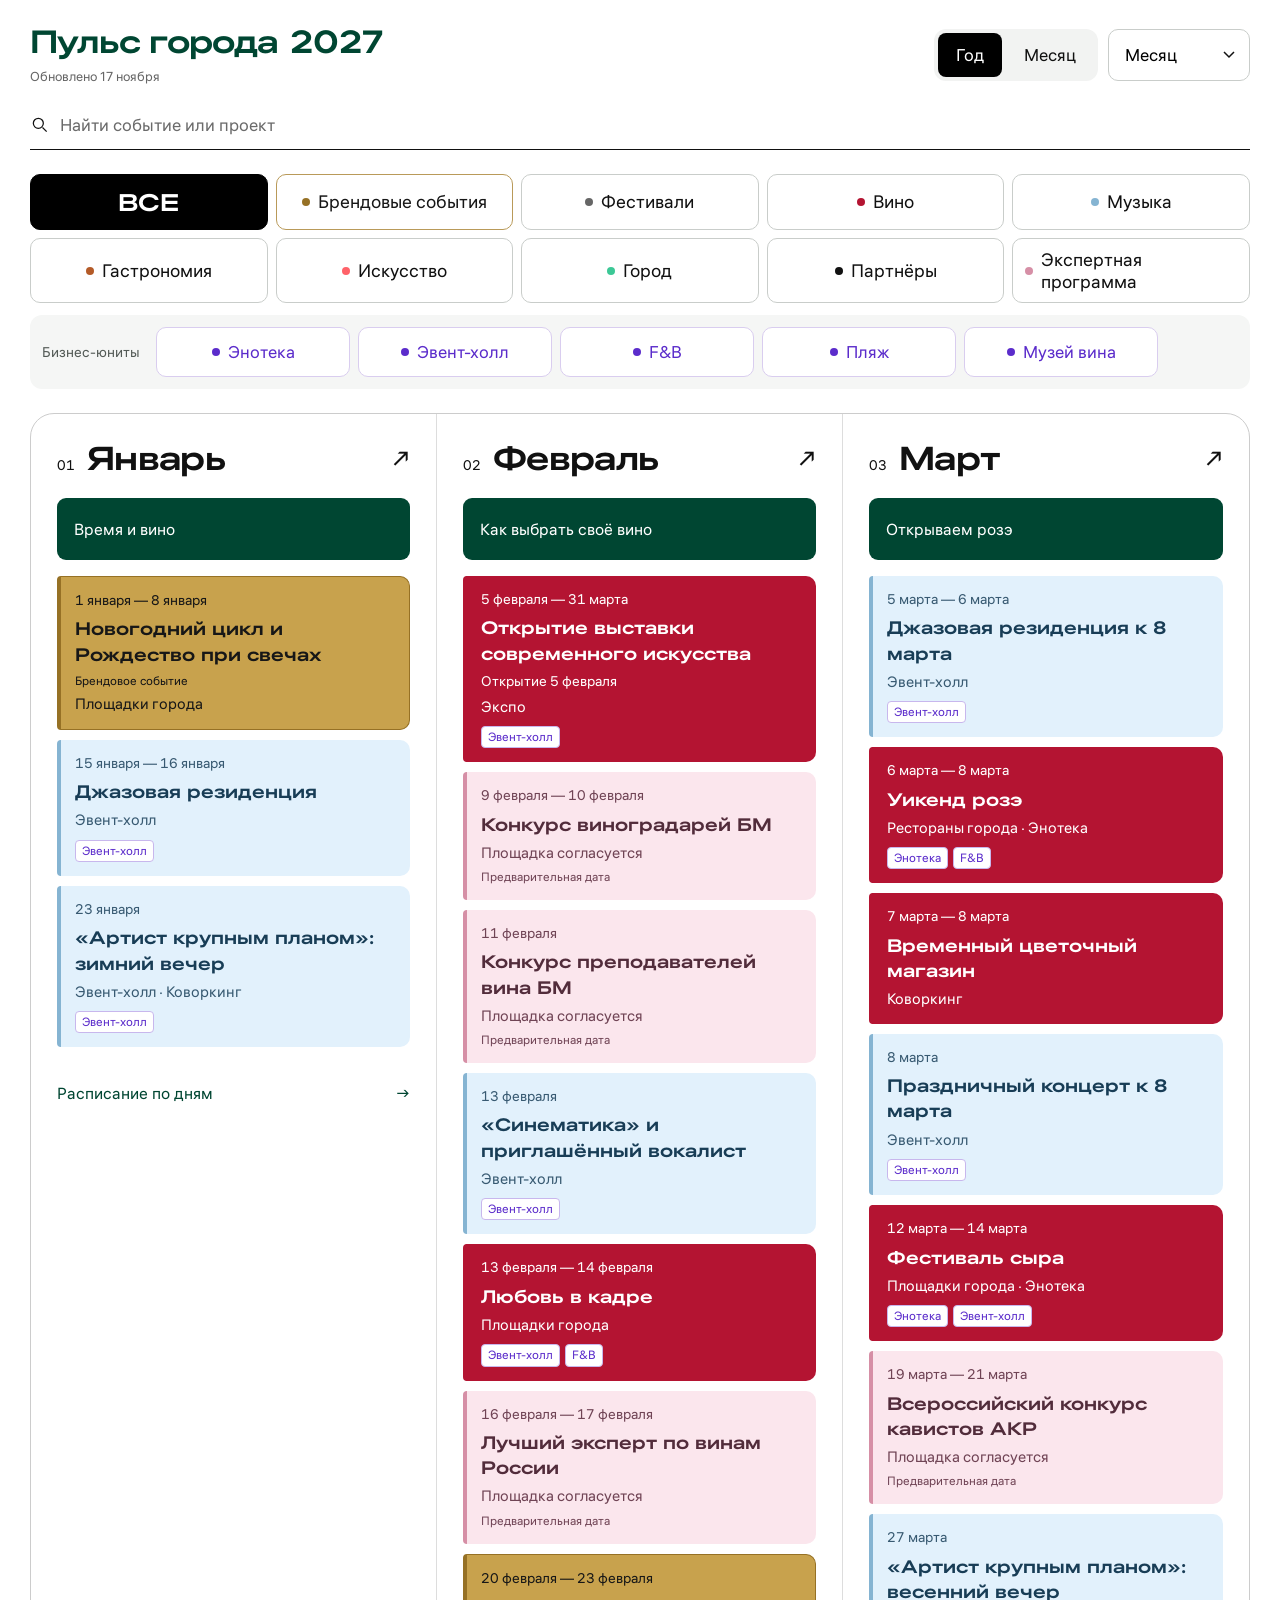
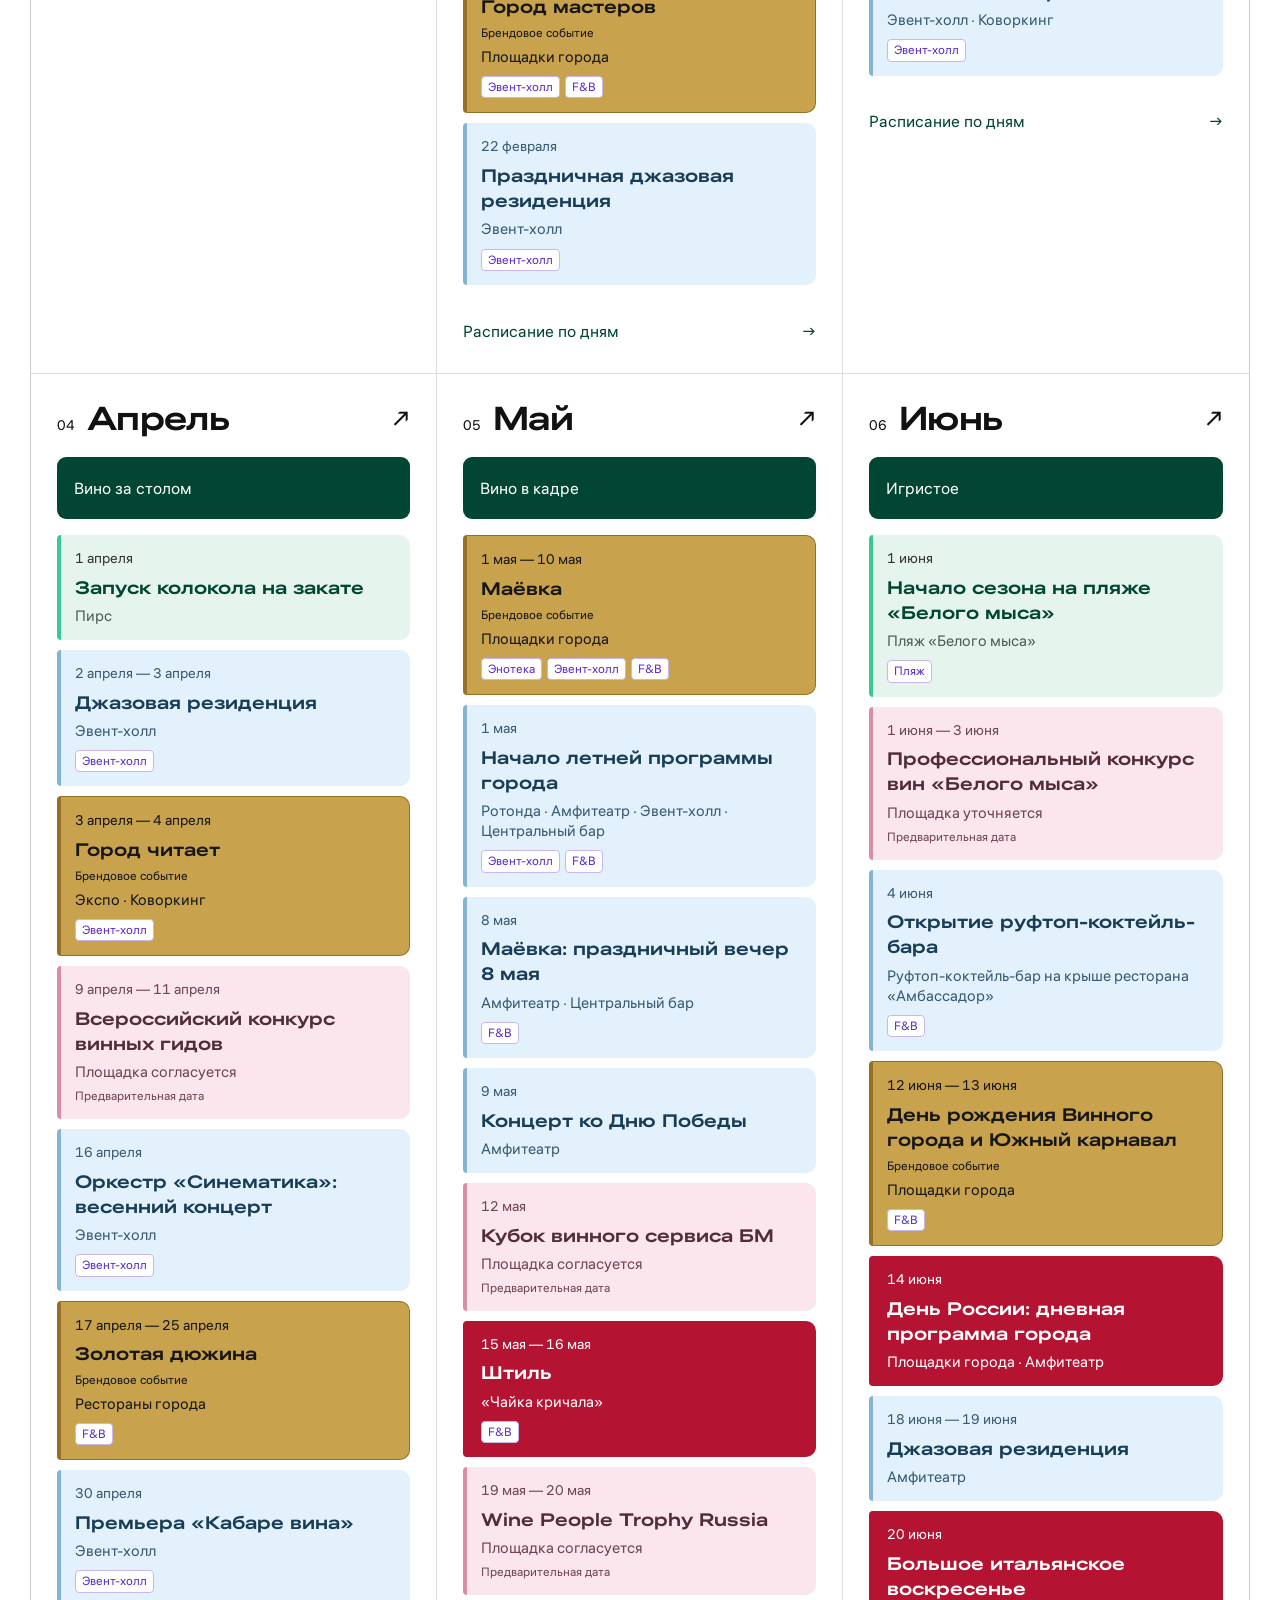
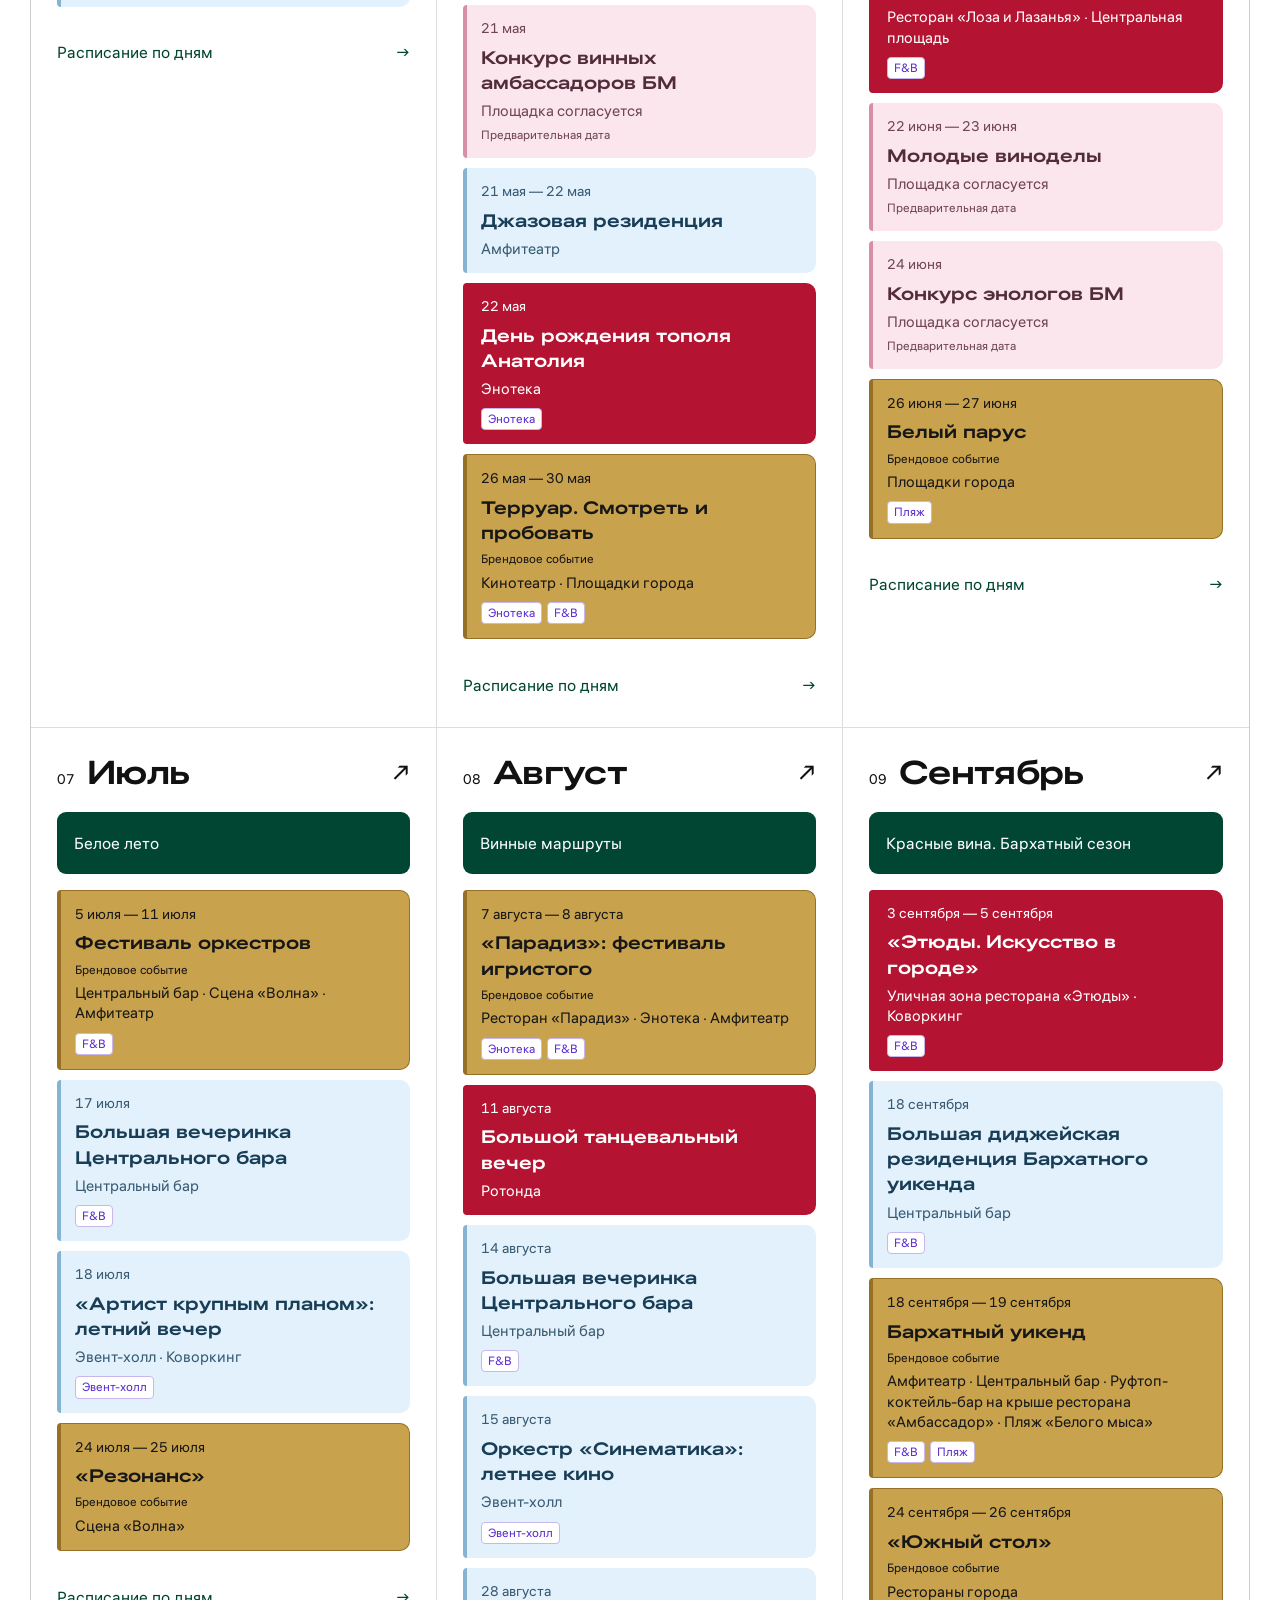
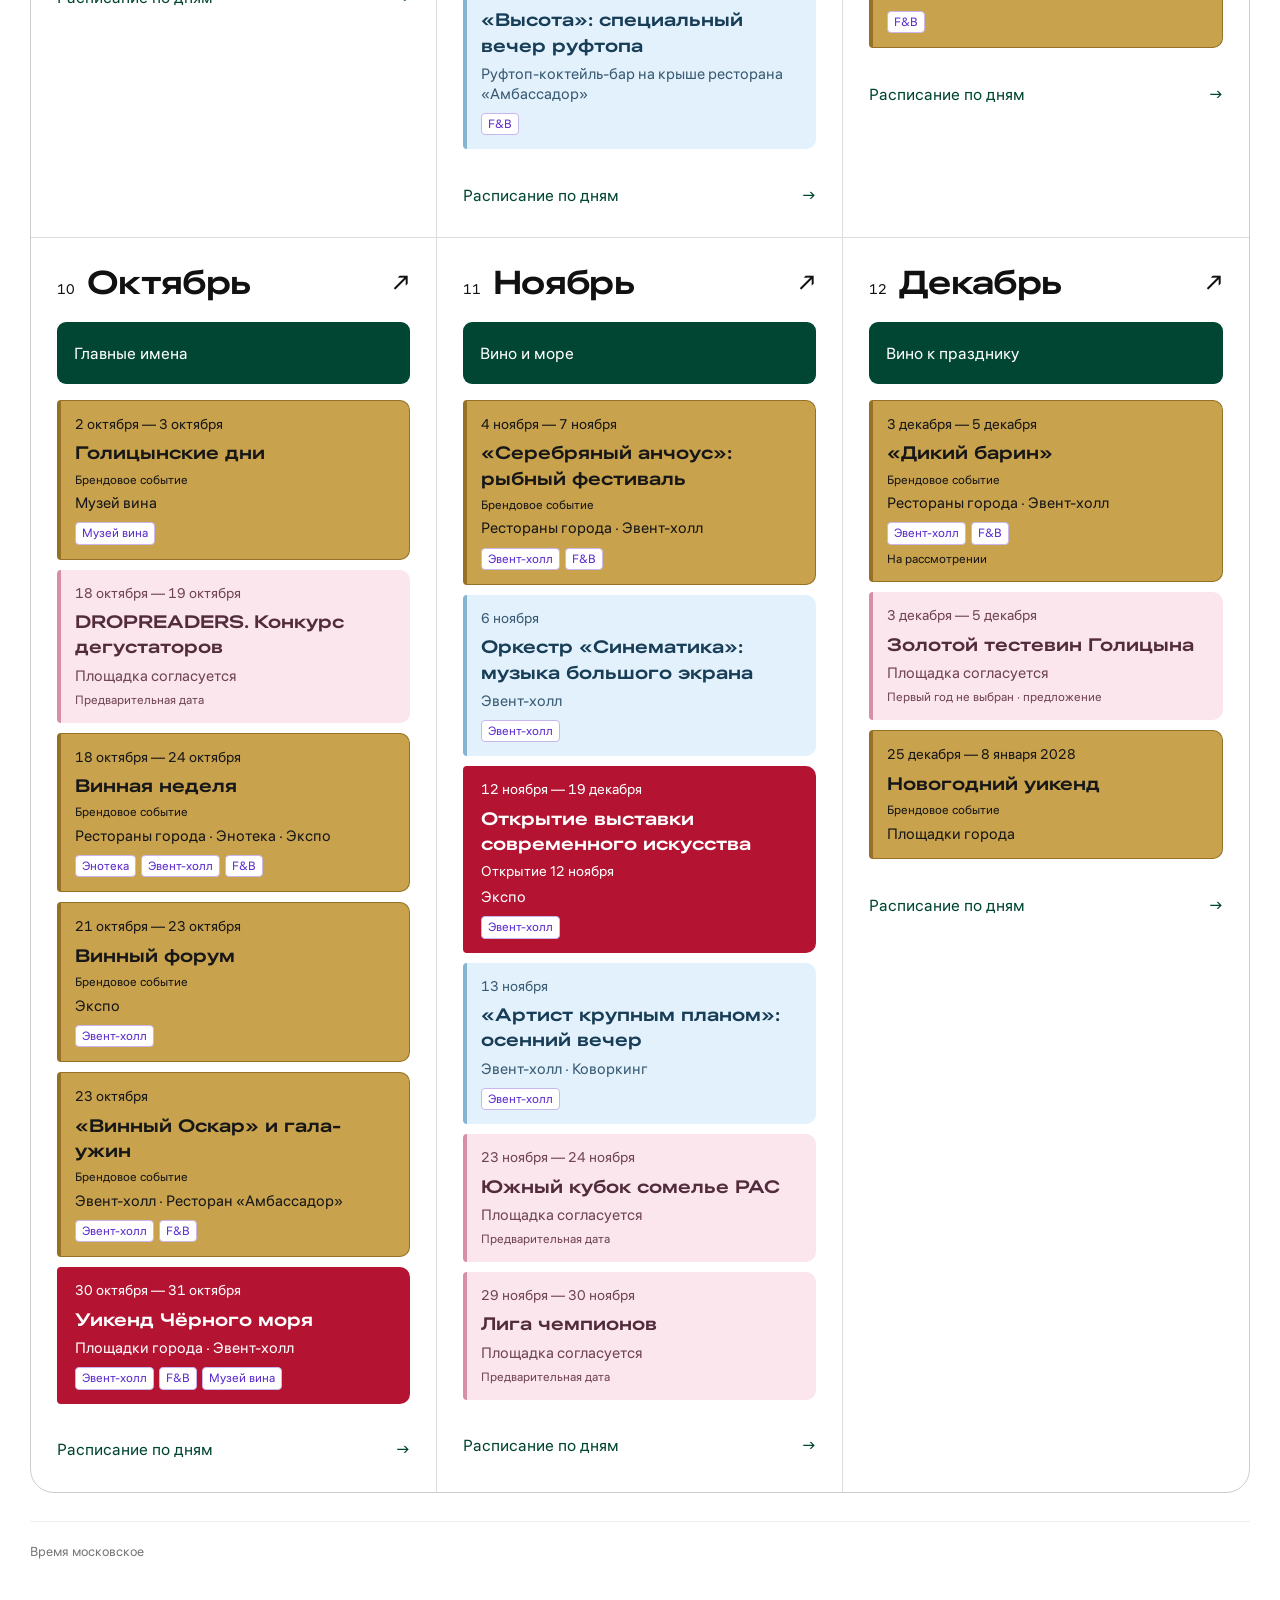
<file: index.html>
<!doctype html>
<html lang="ru"><head><meta charset="utf-8"><meta name="viewport" content="width=device-width,initial-scale=1"><title>Пульс города 2027 · Белый мыс</title><meta name="description" content="Программа Белого мыса: весь 2027 год, события, регулярная программа, ритуалы и праздничные выходные для команды."><link rel="icon" href="favicon.ico?v=f01d5f8a0be87979" sizes="16x16 32x32 48x48 64x64"><link rel="icon" type="image/png" sizes="64x64" href="favicon.png?v=f01d5f8a0be87979"><link rel="icon" type="image/svg+xml" sizes="any" href="favicon.svg?v=f01d5f8a0be87979"><link rel="apple-touch-icon" sizes="180x180" href="apple-touch-icon.png?v=f01d5f8a0be87979"><link rel="stylesheet" href="calendar/f180990a920806e40b06.css"><meta name="wine27-content" content="7887b21b01efc0766957"><meta name="wine27-version" content="f01d5f8a0be87979"></head>
<body class="team-calendar master-calendar">
<main>
<section class="mast"><div class="heading"><a class="mast-title mast-home" id="calendarHome" href="#load" aria-label="Пульс города 2027: вернуться к началу календаря"><h1>Пульс города</h1><span class="mast-year">2027</span></a><p class="mast-updated">Обновлено 17 ноября</p></div><nav class="views city-calendar-views" aria-label="Вид календаря"><button data-view="load" class="active"><span class="nav-label-wide">Год</span></button><button data-view="month"><span class="nav-label-wide">Месяц</span></button></nav><label class="search"><svg viewBox="0 0 24 24" aria-hidden="true"><circle cx="10" cy="10" r="6"></circle><path d="m15 15 5 5"></path></svg><input id="search" type="search" placeholder="Найти событие или проект" aria-label="Найти событие или проект"><button type="button" id="clearSearch" class="search-clear" hidden aria-label="Очистить поиск">×</button></label><button id="issuesBtn" hidden class="issues-btn"><span class="issue-dot"></span>На согласовании <b id="issueCount"></b></button></section>
<section class="controls" aria-label="Фильтры"><div class="filters" id="filters" role="group" aria-label="Календарь и фильтры"></div></section><section id="resultNotice" class="calendar-empty" hidden aria-label="Результат поиска"></section>
<section id="loadView" aria-label="Программа города по месяцам"></section><section id="planView" hidden aria-label="Рабочий план"></section>
<section id="monthView" hidden><div class="month-toolbar"><div class="month-switch"><button id="prevMonth" class="iconbtn" aria-label="Предыдущий месяц">‹</button><h2 id="monthTitle"></h2><button id="nextMonth" class="iconbtn" aria-label="Следующий месяц">›</button><select id="monthSelect" aria-label="Выбрать месяц"></select></div><button class="plain" id="backYear">Вернуться к году</button></div><div id="monthTheme"></div><div id="dailyAgenda" aria-label="Расписание по дням"></div></section>
<footer class="site-footer"><span>Время московское</span></footer>
</main>
<dialog id="detailDialog"><button class="dialog-close iconbtn" aria-label="Закрыть">×</button><div id="detailContent"></div></dialog>
<dialog id="filterDialog" class="filter-sheet" aria-labelledby="filterDialogTitle"><header class="filter-sheet-header"><h2 id="filterDialogTitle">Фильтры</h2><button type="button" class="filter-sheet-close" data-close-filters aria-label="Закрыть фильтры">×</button></header><div id="filterChoices" class="filter-choices" role="group" aria-label="Направления"></div><footer class="filter-sheet-footer"><button type="button" data-close-filters class="filter-sheet-done">Готово</button></footer></dialog>
<div id="toast" role="status" aria-live="polite"></div>

<script src="calendar/cb85cf9230c195a091e6.js"></script></body></html>
</file>
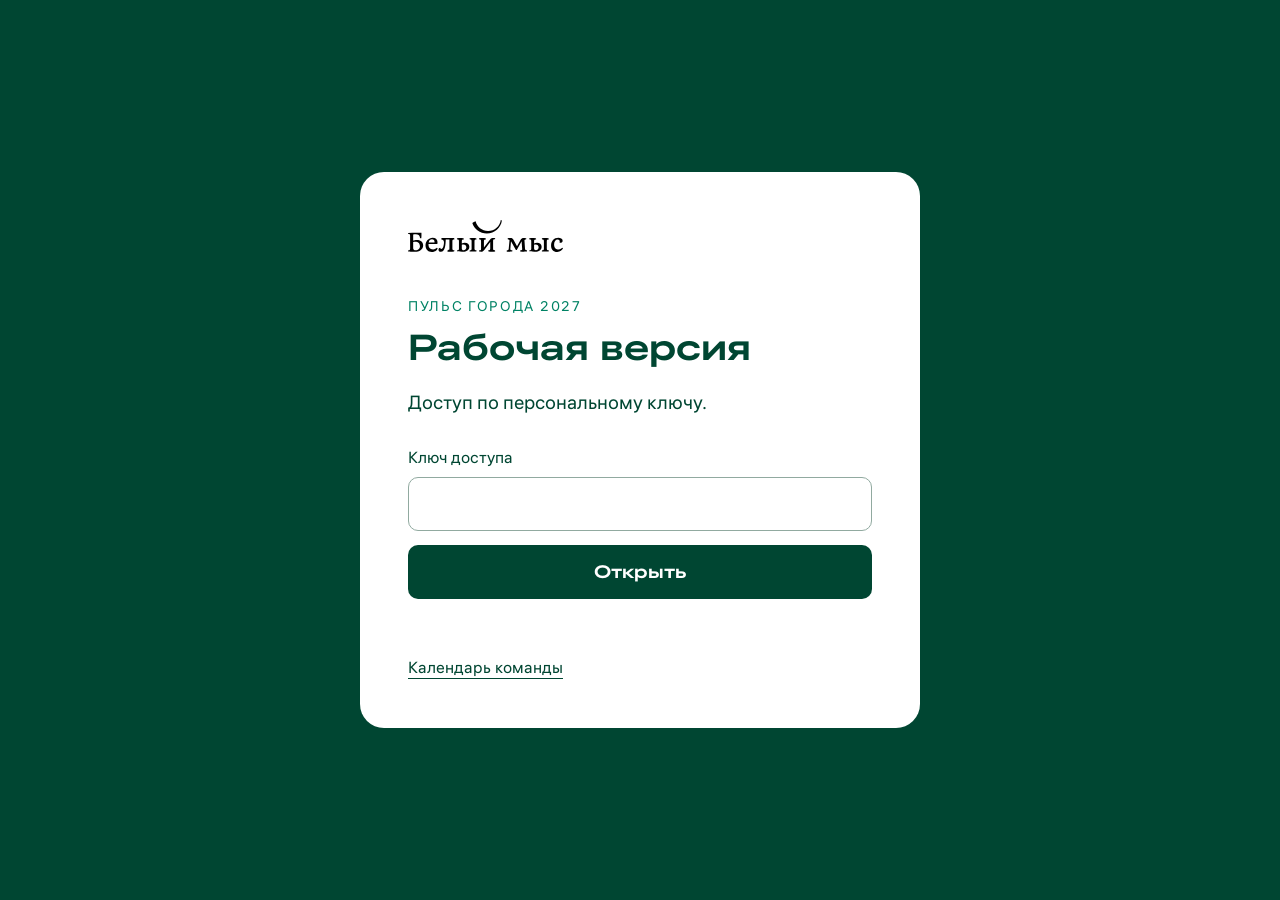
<file: work/index.html>
<!doctype html>
<html lang="ru"><head><meta charset="utf-8"><base href="../"><meta name="viewport" content="width=device-width,initial-scale=1"><meta name="robots" content="noindex,nofollow,noarchive"><meta name="referrer" content="no-referrer"><title>Пульс города 2027 · Рабочая версия</title><link rel="icon" href="favicon.svg?v=f01d5f8a0be87979" type="image/svg+xml"><link rel="stylesheet" href="work/lock.css?v=f01d5f8a0be87979"><meta name="wine27-version" content="f01d5f8a0be87979"></head><body data-ui-runtime="/calendar/4a5984485218e3822dcb.js" data-ui-css="/calendar/f180990a920806e40b06.css" data-ui-content="7887b21b01efc0766957">
<main class="lock-card"><img src="logo.svg?v=f01d5f8a0be87979" alt="Белый мыс" class="lock-logo"><p class="lock-kicker">Пульс города 2027</p><h1>Рабочая версия</h1><p>Доступ по персональному ключу.</p><form id="unlockForm"><label for="accessKey">Ключ доступа</label><input id="accessKey" type="password" autocomplete="current-password" spellcheck="false" autocapitalize="none" required><button id="unlockButton" type="submit">Открыть</button><p id="lockStatus" role="status" aria-live="polite"></p></form><a href="./">Календарь команды</a></main>
<script src="work/lock.js?v=f01d5f8a0be87979"></script></body></html>
</file>
<file: calendar/f180990a920806e40b06.css>
@font-face{font-family:Hauss;src:url('/ALS-Hauss-Next-Regular.woff2') format('woff2');font-weight:400;font-display:swap}
@font-face{font-family:HaussWide;src:url('/ALS-Hauss-Next-Wide-Bold.woff2') format('woff2');font-weight:700;font-display:swap}

*{box-sizing:border-box}body{line-height:1.4}button,input,select{font:inherit}
/* MASTER calendar: full titles and daily timing, using the accepted brand shell. */
body.master-calendar{color:#111;background:#fff;margin:0;font-family:'Hauss', 'ALS Hauss Next',sans-serif}
.master-calendar main{max-width:2000px;margin:auto;padding:24px 30px 48px}
.master-calendar [hidden]{display:none!important}
.master-calendar button,.master-calendar select,.master-calendar input{font:inherit}
.master-calendar button{cursor:pointer;color:inherit}
.master-calendar button:focus-visible,.master-calendar select:focus-visible,.master-calendar input:focus-visible,.master-calendar a:focus-visible{outline:3px solid #3cc896;outline-offset:4px}
.master-calendar .mast{display:grid;grid-template-columns:1fr auto minmax(220px,350px);gap:28px;align-items:center;padding:0 0 22px;background:transparent;color:#111;margin:0;border:0}
.master-calendar .heading{display:flex;align-items:baseline;gap:16px;flex-wrap:wrap}
.master-calendar .mast-title{display:flex;gap:12px;align-items:baseline;color:#004632;text-decoration:none}
.master-calendar .mast h1{font-family:HaussWide,sans-serif;font-size:34px;line-height:1.1;margin:0;letter-spacing:-1px}
.master-calendar .mast-year{font-family:HaussWide,sans-serif;font-size:34px;line-height:1.1;color:#004632}
.master-calendar .mast-updated{font-size:13px;color:#666;margin:0}
.master-calendar .views{display:flex;gap:4px;background:#ffebd7;border-radius:28px;padding:4px;position:static;transform:none;width:auto}
.master-calendar .views button{border:0;background:transparent;padding:12px 18px;border-radius:24px;min-height:44px;font-size:17px;display:block}
.master-calendar .views button.active{color:#fff;background:#000}
.master-calendar .search{display:flex;align-items:center;gap:10px;border-bottom:1px solid #111;margin:0;min-width:0}
.master-calendar .search svg{width:20px;height:20px;fill:none;stroke:#111;stroke-width:1.5;flex-shrink:0}
.master-calendar .search input{width:100%;min-width:0;border:0;background:transparent;padding:12px 0;font-size:17px;color:#111;outline-offset:0}
.master-calendar .search-clear{border:0;background:transparent;font-size:24px;min-width:40px}
.master-calendar .controls{display:block;padding:0;margin:0 0 24px;border:0}
.master-calendar #filters{display:flex;gap:10px;align-items:center;flex-wrap:wrap;width:100%;padding:0;margin:0}
.master-calendar .desktop-filters{display:contents}
.master-calendar .filter-chip{border:1px solid #bbb;background:#fff;border-radius:30px;min-height:54px;padding:13px 18px;font-size:19px;display:inline-flex;gap:9px;align-items:center;white-space:nowrap}
.master-calendar .filter-chip.selected{background:#000;border-color:#000;color:#fff}
.master-calendar .all-filter{border:1px solid #000;border-radius:32px;min-height:62px;padding:12px 25px;font-family:HaussWide,sans-serif;font-size:26px;background:#fff}
.master-calendar .all-filter.selected{background:#000;color:#fff}
.master-calendar .phone-filter,.master-calendar .selected-filters{display:none}
.master-calendar .reset-filters{border:0;background:transparent;font-size:16px;min-height:44px;padding:8px}
.master-calendar .month-picker{margin-left:auto;min-width:124px}
.master-calendar .month-picker select{width:100%;min-height:54px;border-radius:28px;border:1px solid #bbb;background:white;padding:12px 32px 12px 18px;font-size:18px}
.master-year{display:grid;grid-template-columns:repeat(3,minmax(0,1fr));border:1px solid #ccc;border-radius:24px;overflow:hidden}
.master-month{padding:26px;min-width:0;border-right:1px solid #ddd;border-bottom:1px solid #ddd;display:flex;flex-direction:column;align-self:stretch}
.master-month:nth-child(3n){border-right:0}.master-month:nth-last-child(-n+3){border-bottom:0}
.year-month-heading{display:flex;align-items:baseline;width:100%;gap:12px;text-align:left;background:none;border:0;padding:0;margin-bottom:18px}
.year-month-heading h2{font-family:HaussWide,sans-serif;font-size:33px;line-height:1.1;margin:0;letter-spacing:-.7px}
.year-month-heading>span:last-child{margin-left:auto;font-size:26px}.month-number{font-size:14px}
.year-theme{background:#004632;color:white!important;border:0;border-radius:9px;text-align:left;padding:15px 17px;font-family:HaussWide,sans-serif;font-size:19px;line-height:1.25;margin-bottom:16px;min-height:62px}
.year-events{display:flex;flex-direction:column;gap:10px}
.year-event{display:flex;flex-direction:column;gap:6px;border:0;border-left:4px solid #3cc896;background:#f0f7f4;padding:14px;border-radius:4px 10px 10px 4px;text-align:left;width:100%;line-height:1.3}
.year-event.expert-event{background:#f5f5f5;border-left-color:#004632}
.year-event strong{font-family:HaussWide,sans-serif;font-size:18px;overflow-wrap:anywhere}
.year-date{font-size:14px;color:#333}.event-venue{font-size:15px;color:#4d5c56;line-height:1.35;display:block;overflow-wrap:anywhere}
.preliminary{font-size:12px;color:#615548;line-height:1.4}.month-empty{color:#777;font-size:15px}
.month-open{margin-top:18px;text-align:left;padding:12px 0 0;min-height:44px;border:0;background:none;color:#004632!important;font-size:16px}.month-open span{float:right}
.master-calendar .month-toolbar{display:flex;justify-content:space-between;align-items:center;margin:0 0 20px;padding:0}
.master-calendar .month-switch{display:flex;gap:14px;align-items:center}.master-calendar #monthTitle{font-family:HaussWide,sans-serif;font-size:34px;margin:0}
.master-calendar .iconbtn{border:1px solid #aaa;border-radius:50%;width:46px;height:46px;background:white;font-size:28px}.master-calendar .iconbtn:disabled{opacity:.25;cursor:default}
.master-calendar #monthSelect{display:none}.master-calendar #backYear{font-size:17px}
.month-theme-banner{background:#004632;color:#fff!important;width:100%;border:0;border-radius:12px;text-align:left;padding:24px 28px;position:relative;margin:0 0 24px;display:block}
.month-theme-banner>span{display:block;color:#3cc896;font-size:15px;margin-bottom:10px}.month-theme-banner strong{font-family:HaussWide,sans-serif;font-size:32px;line-height:1.2}.month-theme-banner i{position:absolute;right:24px;top:24px;font-style:normal;font-size:25px;color:#3cc896}
.agenda-day{display:grid;grid-template-columns:140px minmax(0,1fr);border-top:1px solid #ccc;padding:22px 0;gap:20px}
.day-heading{margin:0;color:#004632}.day-heading>span{display:block;font-family:HaussWide,sans-serif;font-size:40px;line-height:1.1}.day-heading small{display:block;font-size:16px;font-weight:400;margin-top:6px}.weekend .day-heading{color:#955d00}
.day-events{display:flex;flex-direction:column;gap:8px;min-width:0}
.agenda-event{display:grid;grid-template-columns:175px minmax(0,1fr) 25px;align-items:start;gap:20px;text-align:left;border:1px solid #e2e5e3;background:#fff;padding:18px 20px;border-radius:10px;width:100%;line-height:1.35}
.agenda-event:hover,.year-event:hover{border-color:#004632;box-shadow:0 0 0 1px #004632}
.agenda-time{color:#004632;font-size:19px;font-weight:bold}.agenda-time small{font-weight:normal;display:block;font-size:12px;margin-top:4px;color:#666}
.agenda-info{display:flex;flex-direction:column;gap:6px}.agenda-info strong{font-family:HaussWide,sans-serif;font-size:19px;overflow-wrap:anywhere}.agenda-info .event-venue{font-size:16px}.event-arrow{font-size:20px;color:#004632}.agenda-event.expert-event{border-left:4px solid #004632;background:#f7f8f7}
.day-empty{color:#888;font-size:15px;margin:18px 0}.master-empty{padding:30px;background:#f4f4f4;border-radius:10px;font-size:18px}
.search-date{margin:20px 0 8px;color:#004632;font-size:15px}.search-results{max-width:1300px;margin:auto}
.master-calendar #detailDialog{max-width:840px;width:calc(100% - 40px);max-height:88dvh;box-sizing:border-box;border:0;border-radius:18px;padding:40px;color:#111}
.master-calendar #detailDialog::backdrop,.master-calendar #filterDialog::backdrop{background:#001e1680}
.master-calendar .dialog-close{position:sticky;float:right;top:0;margin:-20px -20px 8px 12px;z-index:1}
/* The dialog heading receives focus for reading, without a control outline. */
.master-calendar #detailTitle:focus{outline:none}
#detailContent h2{font-family:HaussWide,sans-serif;font-size:30px;line-height:1.2;margin:0 30px 24px 0;overflow-wrap:anywhere}#detailContent h3{font-family:HaussWide,sans-serif;font-size:20px;margin-top:28px}#detailContent p{font-size:18px;line-height:1.5;white-space:normal}
.detail-facts{display:flex;flex-direction:column;gap:10px;background:#edf7f2;padding:18px;border-radius:10px;font-size:18px;line-height:1.4}.detail-status{color:#665341}.guest-condition{border-left:4px solid #ffc864;padding-left:16px}
.timing-list{list-style:none;padding:0;margin:0}.timing-list li{display:grid;grid-template-columns:135px 1fr;gap:18px;padding:15px 0;border-top:1px solid #ddd;font-size:17px;line-height:1.4}.timing-list li span{display:block;color:#52605a;margin-top:4px}
.year-detail-events .agenda-event{grid-template-columns:140px 1fr 20px;padding:15px;gap:14px}.year-detail-events .agenda-info strong{font-size:17px}
.primary-action{border:0;border-radius:24px;background:#004632;color:#fff!important;padding:14px 20px;font-size:17px;min-height:48px}.master-calendar .plain{border:0;background:transparent;text-decoration:underline;padding:8px;cursor:pointer}
.master-calendar .filter-sheet{padding:0;border:0;border-radius:20px;width:min(560px,calc(100% - 32px));color:#111}.filter-sheet-header{display:flex;align-items:center;justify-content:space-between;padding:20px;background:white}.filter-sheet-header h2{margin:0;font-family:HaussWide,sans-serif;font-size:25px}.filter-sheet-close{border:1px solid #ccc;background:white;border-radius:50%;width:44px;height:44px;font-size:25px}.filter-choices{padding:0 20px 20px;display:flex;flex-wrap:wrap;gap:10px;overflow:auto}.filter-sheet-footer{display:none!important}
.master-calendar .site-footer{display:flex;justify-content:space-between;font-size:13px;color:#777;margin:28px 0 0;padding:20px 0;border-top:1px solid #eee}.site-footer a{color:#555}
.work-heading{display:flex;align-items:center;gap:24px}.work-heading select{padding:10px}.master-calendar #planView details{padding:20px;border:1px solid #ddd;border-radius:10px;margin:16px 0}.master-calendar #planView summary{font-size:20px;cursor:pointer}.work-note{border-top:1px solid #ddd;padding:18px 0}.work-note p{line-height:1.4}#planView dt{font-weight:bold;margin-top:12px}#planView dd{margin:4px 0 12px}
.sr-only{position:absolute;width:1px;height:1px;padding:0;overflow:hidden;clip:rect(0,0,0,0);white-space:nowrap}
@media(min-width:1750px){.master-year{grid-template-columns:repeat(4,minmax(0,1fr))}.master-month:nth-child(3n){border-right:1px solid #ddd}.master-month:nth-last-child(-n+3){border-bottom:1px solid #ddd}.master-month:nth-child(4n){border-right:0}.master-month:nth-last-child(-n+4){border-bottom:0}}
@media(max-width:1150px){.master-calendar .mast{grid-template-columns:1fr auto;gap:18px}.master-calendar .search{grid-column:1/-1}.master-year{grid-template-columns:repeat(2,minmax(0,1fr))}.master-month:nth-child(3n){border-right:1px solid #ddd}.master-month:nth-last-child(-n+3){border-bottom:1px solid #ddd}.master-month:nth-child(2n){border-right:0}.master-month:nth-last-child(-n+2){border-bottom:0}.agenda-day{grid-template-columns:110px 1fr;gap:12px}.agenda-event{grid-template-columns:145px 1fr 20px;gap:14px}}
@media(max-width:700px){
 .master-calendar main{padding:18px 16px 100px}.master-calendar .mast{display:flex;flex-direction:column;align-items:stretch;gap:15px;padding:0 0 16px}.master-calendar .heading{display:block}.master-calendar .mast-title{justify-content:space-between;gap:6px}.master-calendar .mast h1,.master-calendar .mast-year{font-size:25px;letter-spacing:-.7px}.master-calendar .mast-updated{display:none}.master-calendar .search input{font-size:16px;padding:10px 0}
 .master-calendar .views{position:fixed;bottom:14px;left:50%;transform:translateX(-50%);z-index:10;box-shadow:0 3px 24px #0002;border:1px solid #eee}.master-calendar .views button{min-width:100px;padding:12px 20px}
 .master-calendar .controls{margin-bottom:20px}.master-calendar #filters{display:grid;grid-template-columns:auto auto minmax(0,1fr);gap:8px}.master-calendar .desktop-filters,.master-calendar .reset-filters{display:none}.master-calendar .all-filter{font-size:19px;min-height:48px;padding:9px 17px}.master-calendar .phone-filter{display:block;min-height:48px;padding:10px 14px;background:white;border:1px solid #bbb;border-radius:26px;font-size:16px}.phone-filter span{font-size:12px;background:#004632;color:white;padding:2px 5px;border-radius:20px}.master-calendar .month-picker{min-width:0;margin:0}.master-calendar .month-picker select{font-size:16px;min-height:48px;padding:10px 24px 10px 14px}.master-calendar .selected-filters{grid-column:1/-1;display:flex;flex-wrap:wrap;gap:6px}.master-calendar .selected-filters:empty{display:none}.selected-chip{background:#000;color:white!important;border:0;border-radius:20px;padding:8px 12px;font-size:14px;min-height:40px}
 .master-year{grid-template-columns:1fr;border-radius:16px}.master-month{padding:20px;border-right:0!important;border-bottom:1px solid #ddd!important}.master-month:last-child{border-bottom:0!important}.year-month-heading{margin-bottom:16px;gap:10px}.year-month-heading h2{font-size:29px}.year-theme{font-size:18px;min-height:54px;padding:14px}.year-event strong{font-size:17px}.year-event{padding:13px}.year-date{font-size:13px}.event-venue{font-size:14px}
 .master-calendar .month-toolbar{display:none}.month-theme-banner{padding:20px;margin-bottom:18px;border-radius:10px}.month-theme-banner strong{font-size:25px;padding-right:10px;display:block}.month-theme-banner>span{font-size:13px}.month-theme-banner i{right:15px;top:15px}
 .agenda-day{display:block;padding:18px 0}.day-heading{display:flex;align-items:baseline;gap:10px;margin:0 0 12px}.day-heading>span{font-size:30px}.day-heading small{font-size:16px;margin:0}.agenda-event{grid-template-columns:1fr 18px;gap:6px;padding:14px}.agenda-time{grid-column:1;font-size:17px;display:flex;flex-wrap:wrap;gap:4px 8px;align-items:baseline}.agenda-time small{font-size:11px;margin:0}.agenda-info{grid-column:1;gap:5px}.agenda-info strong{font-size:17px}.agenda-info .event-venue{font-size:15px}.event-arrow{grid-column:2;grid-row:1}.day-empty{margin:8px 0 2px;font-size:14px}
 .master-calendar #detailDialog{padding:24px;width:calc(100% - 20px);max-height:90dvh;border-radius:14px}.master-calendar .dialog-close{margin:-12px -12px 8px 8px;width:40px;height:40px}#detailContent h2{font-size:24px;margin-bottom:20px}#detailContent p{font-size:16px}.detail-facts{font-size:16px;padding:14px}.timing-list li{grid-template-columns:1fr;gap:6px;font-size:16px}.year-detail-events .agenda-event{grid-template-columns:1fr 18px;padding:12px;gap:6px}.year-detail-events .agenda-info strong{font-size:16px}
 .master-calendar .filter-sheet{position:fixed;inset:auto 0 0;margin:0;width:100%;max-width:100%;max-height:calc(100vh - 24px);max-height:calc(100dvh - 24px);overflow:hidden;border-radius:22px 22px 0 0}.master-calendar .filter-sheet[open]{display:flex;flex-direction:column}.filter-sheet-header{flex-shrink:0}.filter-choices{min-height:0;flex:0 1 auto;align-content:flex-start;overflow-y:auto;overscroll-behavior:contain;padding-bottom:max(24px,env(safe-area-inset-bottom))}.master-calendar .filter-chip{min-height:48px;font-size:17px;padding:11px 16px}.master-calendar .site-footer{flex-direction:column;gap:12px}.search-date{font-size:14px}
}
@media(prefers-reduced-motion:reduce){*{scroll-behavior:auto!important}}
@media(max-width:360px){.master-calendar .all-filter{padding:9px 12px}.master-calendar .phone-filter{padding:10px;font-size:15px}.master-calendar .month-picker select{font-size:15px;padding:10px 18px 10px 10px}}
@media(min-width:701px){.master-calendar .filter-chip{font-size:18px;padding:13px 15px}.master-calendar .month-picker{width:136px;min-width:124px;flex-shrink:0}}
.planner-add{display:flex;gap:12px;margin:20px 0}.planner-add select{min-width:0;flex:1;padding:12px}.scenario-row{padding:20px 0;border-top:1px solid #ddd}.scenario-inputs{display:flex;flex-wrap:wrap;gap:14px;margin-top:12px;align-items:end}.scenario-inputs label{display:flex;flex-direction:column;gap:6px;font-size:15px;max-width:140px}.scenario-inputs input{width:100%;padding:10px;border:1px solid #aaa;border-radius:6px}.scenario-inputs>span{padding:10px 0}.working-calendar .work-access{grid-column:1/-1;font-size:14px;display:flex;justify-content:space-between;align-items:center}
.scenario-import{display:inline-flex;flex-direction:column;gap:6px;margin:16px;font-size:15px}.scenario-import input{max-width:250px}
/* Director edition: restore the established programme colours. */
.master-calendar .year-event.tone-regular,.master-calendar .agenda-event.tone-regular{background:#e5f5ee;border-color:#c8e6d8;border-left:4px solid #3cc896;color:#004632}
.master-calendar .year-event.tone-major,.master-calendar .agenda-event.tone-major{background:#b41432;border-color:#b41432;border-left:4px solid #b41432;color:#fff}
.master-calendar .tone-major .agenda-time,.master-calendar .tone-major .agenda-time small,.master-calendar .tone-major .event-venue,.master-calendar .tone-major .event-arrow,.master-calendar .tone-major .year-date,.master-calendar .tone-major .preliminary{color:#fff}
.event-period,.event-opening{display:block;font-size:14px;line-height:1.35;font-weight:400}.event-period{font-weight:600}.detail-period{border-left:4px solid #ffc864;padding-left:16px}
.filter-dot{width:8px;height:8px;display:inline-block;border-radius:50%;flex:0 0 8px;background:#111}.filter-wine{background:#b41432}.filter-gastro,.filter-festival{background:#ffc864}.filter-art{background:#ff6269}.filter-city{background:#3cc896}
@media(min-width:701px){.master-calendar .filter-chip{gap:7px;padding:13px 12px}.master-calendar .month-picker{width:124px}}
@media(min-width:701px){.master-calendar .filter-chip{padding-left:11px;padding-right:11px}}
.day-program{margin:0 0 8px;padding:14px 18px;background:#ffebd7;border-left:4px solid #ffc864;border-radius:5px;color:#004632;font-family:HaussWide,sans-serif;font-size:17px;line-height:1.35}

/* Programme colours are shared by the two calendar editions. */
.tone-expert, [data-filter="expert"], .filter-expert {
 --programme-paper: #fbe6ed;
 --programme-edge: #d68fa6;
 --programme-ink: #522c3b;
 --programme-meta: #704455;
}
.tone-music, [data-filter="music"], .filter-music {
 --programme-paper: #e2f1fc;
 --programme-edge: #85b4d2;
 --programme-ink: #183d56;
 --programme-meta: #385a72;
}
.master-calendar :is(.year-event, .agenda-event, .detail-facts):is(.tone-expert, .tone-music) {
 background: var(--programme-paper);
 color: var(--programme-ink);
 border-color: var(--programme-edge);
 border-left: 4px solid var(--programme-edge);
}
:is(.tone-expert, .tone-music) :is(.agenda-time, .agenda-time small, .event-venue, .event-arrow, .year-date, .preliminary) {
 color: var(--programme-meta);
}
.master-calendar :is(.year-event, .agenda-event):is(.tone-expert, .tone-music):hover {
 box-shadow: 0 0 0 1px var(--programme-edge);
}
.filter-music, .filter-expert { background: var(--programme-edge); }
.master-calendar :is(.filter-chip.selected, .selected-chip):is([data-filter="expert"], [data-filter="music"]) {
 background: var(--programme-paper);
 border-color: var(--programme-edge);
 color: var(--programme-ink) !important;
}

/* Approved 17 November: brand identity and operating units are independent filters. */
.master-calendar{--unit-ink:#5b2ccb;--brand-gold:#c8a24d;--brand-ink:#171717}
.master-calendar .desktop-filters{display:flex;flex-wrap:wrap;gap:10px;align-items:center;flex:1 1 820px}
.master-calendar .unit-filters{display:flex;flex-wrap:wrap;align-items:center;gap:10px;flex-basis:100%;margin-top:4px}
.filter-group-label{font-size:14px;font-weight:400;color:#555;margin-right:6px}
.master-calendar .filter-chip.unit-filter{color:var(--unit-ink);border-color:var(--unit-ink);background:white}
.master-calendar .filter-chip.unit-filter.selected,.master-calendar .selected-chip.unit-filter{background:var(--unit-ink);border-color:var(--unit-ink);color:white!important}
.filter-dot.filter-unit{background:var(--unit-ink)}
.master-calendar .filter-chip.brand-filter{background:white;color:var(--brand-ink);border-color:#967125}
.master-calendar .filter-chip.brand-filter.selected,.master-calendar .selected-chip.brand-filter{background:var(--brand-gold);border-color:#967125;color:var(--brand-ink)!important}
.filter-brand{background:#967125}
.master-calendar .filter-chip:focus-visible{outline-color:#111;outline-offset:3px}
.master-calendar .filter-chip.unit-filter:focus-visible{outline-color:var(--unit-ink)}
.master-calendar :is(.year-event,.agenda-event,.detail-facts).tone-brand{background:var(--brand-gold);border:1px solid #967125;border-left:4px solid #967125;color:var(--brand-ink)}
.master-calendar .tone-brand :is(.year-date,.event-venue,.agenda-time,.agenda-time small,.event-arrow,.preliminary){color:var(--brand-ink)}
.master-calendar :is(.year-event,.agenda-event).tone-brand:hover{box-shadow:0 0 0 1px #967125}
.unit-tags{display:flex;flex-wrap:wrap;gap:5px;margin-top:3px}
.unit-tag{display:inline-block;border-radius:4px;padding:2px 6px;background:white;color:#5b2ccb;font-size:12px;font-weight:400;line-height:1.35;border:1px solid #c8b7ed}
.brand-caption{display:block;color:inherit;font-size:12px;line-height:1.3;font-weight:400}
.master-calendar .filter-gastro{background:#b45b28}
.master-calendar .filter-festival{background:#666}
.master-calendar .guest-condition,.master-calendar .detail-period{border-left-color:#777}
.master-calendar .day-program{background:#e5f5ee;border-left-color:#3cc896}
.filter-section{display:flex;flex-wrap:wrap;gap:10px;width:100%}
.filter-section h3{font:inherit;font-size:14px;width:100%;margin:4px 0 0;color:#555}
.master-calendar .month-picker select{-webkit-appearance:none;appearance:none;background:white url("data:image/svg+xml,%3Csvg xmlns='http://www.w3.org/2000/svg' width='12' height='8' viewBox='0 0 12 8'%3E%3Cpath d='m1 1 5 5 5-5' fill='none' stroke='%23111' stroke-width='1.5'/%3E%3C/svg%3E") no-repeat right 14px center;padding-right:34px}
@media(max-width:700px){
 .master-calendar .desktop-filters,.master-calendar #filters>.unit-filters{display:none}
 .master-calendar .selected-chip{min-height:44px}
 .master-calendar .filter-chip{white-space:normal;text-align:left;max-width:100%}
 .filter-choices{gap:18px}
 .filter-section{gap:8px}
 .filter-section .filter-chip{flex:1 1 auto;justify-content:center}
 .unit-tag{font-size:12px}
}

/* 17 November: one aligned toolbar; the month belongs to period navigation. */
.master-calendar .mast{grid-template-columns:minmax(340px,1fr) minmax(240px,350px) auto;gap:24px;padding-bottom:24px}
.master-calendar .heading{grid-column:1;grid-row:1;display:block}
.master-calendar .mast-updated{margin-top:8px}
.master-calendar .mast h1,.master-calendar .mast-year{font-size:32px}
.master-calendar .search{grid-column:2;grid-row:1}
.master-calendar .search input::placeholder{color:#6b6b6b;opacity:1}
.calendar-period{grid-column:3;grid-row:1;display:flex;align-items:center;gap:10px}
.master-calendar .views{background:#f2f3f2;border-radius:12px;padding:4px}
.master-calendar .views button{min-height:44px;border-radius:8px;padding:10px 18px}
.master-calendar .month-picker{width:142px;min-width:0;margin:0}
.master-calendar .month-picker select{min-height:52px;border-radius:10px;font-size:17px;padding-left:16px;border-color:#c9cdca}
.master-calendar #filters{display:block}
.master-calendar .controls{margin-bottom:24px}
.filter-primary{display:grid;grid-template-columns:.7fr 1.75fr 1.18fr .74fr 1.05fr 1.35fr 1.18fr .8fr 1.12fr 1.85fr;gap:8px;align-items:stretch}
.master-calendar .desktop-filters{display:contents}
.master-calendar .phone-month-picker{display:none}
.master-calendar .filter-chip{border-radius:10px;min-width:0;min-height:56px;padding:10px 12px;gap:8px;font-size:18px;line-height:1.2;justify-content:center;white-space:normal;text-align:left;border-color:#c9cdca;transition:background-color .15s,border-color .15s}
.master-calendar .filter-chip:hover{border-color:#666}
.master-calendar .all-filter{font-size:24px;min-height:56px;border-radius:10px;padding:10px 12px;line-height:1.2}
.master-calendar .filter-chip.brand-filter{border-color:#b99a59}
.master-calendar .unit-filters{display:grid;grid-template-columns:112px minmax(0,1fr) 80px;gap:12px;align-items:center;margin-top:12px;padding:12px 16px;background:#f5f6f5;border-radius:12px}
.filter-group-label{font-size:14px;line-height:1.25;margin:0;color:#535a56}
.unit-choice-grid{display:grid;grid-template-columns:repeat(5,minmax(0,1fr));gap:8px}
.master-calendar .unit-filters .filter-chip{min-height:50px}
.master-calendar .filter-chip.unit-filter{border-color:#d9cdef;color:#5b2ccb}
.master-calendar .filter-chip.unit-filter:hover{border-color:#5b2ccb}
.master-calendar .filter-chip.unit-filter.selected{background:#5b2ccb;border-color:#5b2ccb;color:#fff}
.master-calendar .reset-filters{font-size:14px;min-height:44px;padding:8px 0;text-decoration:underline;text-underline-offset:3px;color:#3c443f}
.master-calendar .reset-filters:disabled{visibility:hidden;pointer-events:none}
.filter-section{display:grid;grid-template-columns:repeat(2,minmax(0,1fr));gap:8px}
.filter-section h3{grid-column:1/-1;font-size:14px;margin:0 0 2px;color:#535a56}
.filter-section-brand>.filter-chip,.filter-section-units>.filter-chip:last-child{grid-column:1/-1}
.master-calendar .filter-sheet-header{padding:20px;border-bottom:1px solid #e6e8e6}
.master-calendar .filter-choices{display:flex;flex-direction:column;flex-wrap:nowrap;gap:20px;padding:20px;overflow-y:auto}
.filter-section{flex-shrink:0}
.master-calendar .filter-section .filter-chip{justify-content:flex-start;min-height:52px;padding:12px 14px;font-size:17px}
.master-calendar .filter-section-brand .filter-chip{justify-content:center}
@media(min-width:701px) and (max-width:1379px){
 .master-calendar .mast{grid-template-columns:minmax(280px,1fr) auto;gap:16px 24px}
 .master-calendar .calendar-period{grid-column:2;grid-row:1}
 .master-calendar .search{grid-column:1/-1;grid-row:2;max-width:none}
 .filter-primary{grid-template-columns:repeat(5,minmax(0,1fr))}
 .master-calendar .unit-filters{grid-template-columns:104px minmax(0,1fr) 70px;padding:12px;gap:10px}
 .master-calendar .unit-filters .filter-chip{font-size:17px;padding:10px}
}
@media(min-width:701px) and (max-width:950px){
 .master-calendar main{padding:24px 24px 48px}
 .master-calendar .mast h1,.master-calendar .mast-year{font-size:27px}
 .master-calendar .mast-title{gap:8px}
 .master-calendar .views button{padding:10px 14px}
 .master-calendar .month-picker{width:130px}
 .master-calendar .unit-filters{grid-template-columns:1fr auto;gap:10px}
 .unit-choice-grid{grid-column:1/-1;grid-row:2}
 .master-calendar .reset-filters{grid-column:2;grid-row:1;min-height:32px}
 .filter-primary .filter-chip{font-size:17px;padding:10px}
}
@media(max-width:700px){
 .master-calendar main{padding:18px 16px 100px}
 .master-calendar .mast{display:flex;gap:14px;padding-bottom:16px}
 .master-calendar .mast h1,.master-calendar .mast-year{font-size:25px}
 .master-calendar .mast-title{justify-content:space-between;gap:6px}
 .master-calendar .mast-updated{display:none}
 .master-calendar .search{width:100%}
 .master-calendar .calendar-period{display:contents}
 .master-calendar .desktop-month-picker{display:none}
 .master-calendar .views{position:fixed;bottom:max(14px,env(safe-area-inset-bottom));left:50%;transform:translateX(-50%);z-index:10;background:#fff;border:1px solid #d9ddda;box-shadow:0 3px 18px #0002;border-radius:14px}
 .master-calendar .views button{min-width:94px;min-height:44px;padding:10px 18px;border-radius:10px}
 .master-calendar #filters{display:block}
 .master-calendar .controls{margin-bottom:20px}
 .filter-primary{grid-template-columns:76px minmax(100px,.9fr) minmax(0,1.1fr);gap:8px}
 .master-calendar .desktop-filters,.master-calendar #filters>.unit-filters{display:none}
 .master-calendar .all-filter{min-height:48px;font-size:20px;padding:10px 8px;border-radius:10px}
 .master-calendar .phone-filter{display:flex;align-items:center;justify-content:center;gap:5px;min-height:48px;padding:10px 8px;border-radius:10px;border-color:#c9cdca;font-size:16px;white-space:nowrap}
 .master-calendar .phone-filter span{font-size:12px;line-height:16px;padding:0 5px;background:#111}
 .master-calendar .phone-month-picker{display:block;width:auto}
 .master-calendar .month-picker select{min-height:48px;padding:10px 28px 10px 12px;font-size:16px;border-radius:10px;background-position:right 11px center}
 .master-calendar .selected-filters{display:flex;flex-wrap:wrap;gap:6px;margin-top:8px}
 .master-calendar .selected-filters:empty{display:none}
 .master-calendar .selected-chip{min-height:44px;font-size:14px;border-radius:8px;display:inline-flex;align-items:center;gap:8px;text-align:left;padding:10px 12px}
 .master-calendar .selected-chip>span{font-size:18px;line-height:1}
 .master-calendar .filter-sheet{max-height:calc(100dvh - 16px);border-radius:20px 20px 0 0}
 .master-calendar .filter-sheet-header{padding:16px 20px;flex-shrink:0}
 .master-calendar .filter-sheet-header h2{font-size:24px}
 .master-calendar .filter-choices{flex:0 1 auto;min-height:0;padding:16px 20px max(24px,env(safe-area-inset-bottom));gap:20px}
 .master-calendar .filter-section .filter-chip{min-height:52px;font-size:16px;gap:8px;line-height:1.25;padding:12px}
 .master-calendar .filter-section .filter-chip>span{flex-shrink:0}
}
@media(max-width:360px){
 .master-calendar main{padding-left:12px;padding-right:12px}
 .master-calendar .mast h1,.master-calendar .mast-year{font-size:22px}
 .filter-primary{grid-template-columns:64px minmax(94px,.9fr) minmax(0,1.1fr);gap:6px}
 .master-calendar .phone-filter{font-size:15px}
 .master-calendar .month-picker select{font-size:15px;padding-left:10px}
 .master-calendar .filter-sheet-header{padding:14px 16px}
 .master-calendar .filter-choices{padding-left:16px;padding-right:16px}
 .master-calendar .filter-section .filter-chip{font-size:15px;padding:11px 10px}
}

.filter-check{width:14px;height:14px;flex:0 0 14px;display:block}
.year-date,.agenda-time,.day-heading,.month-number{font-variant-numeric:tabular-nums}
</file>
